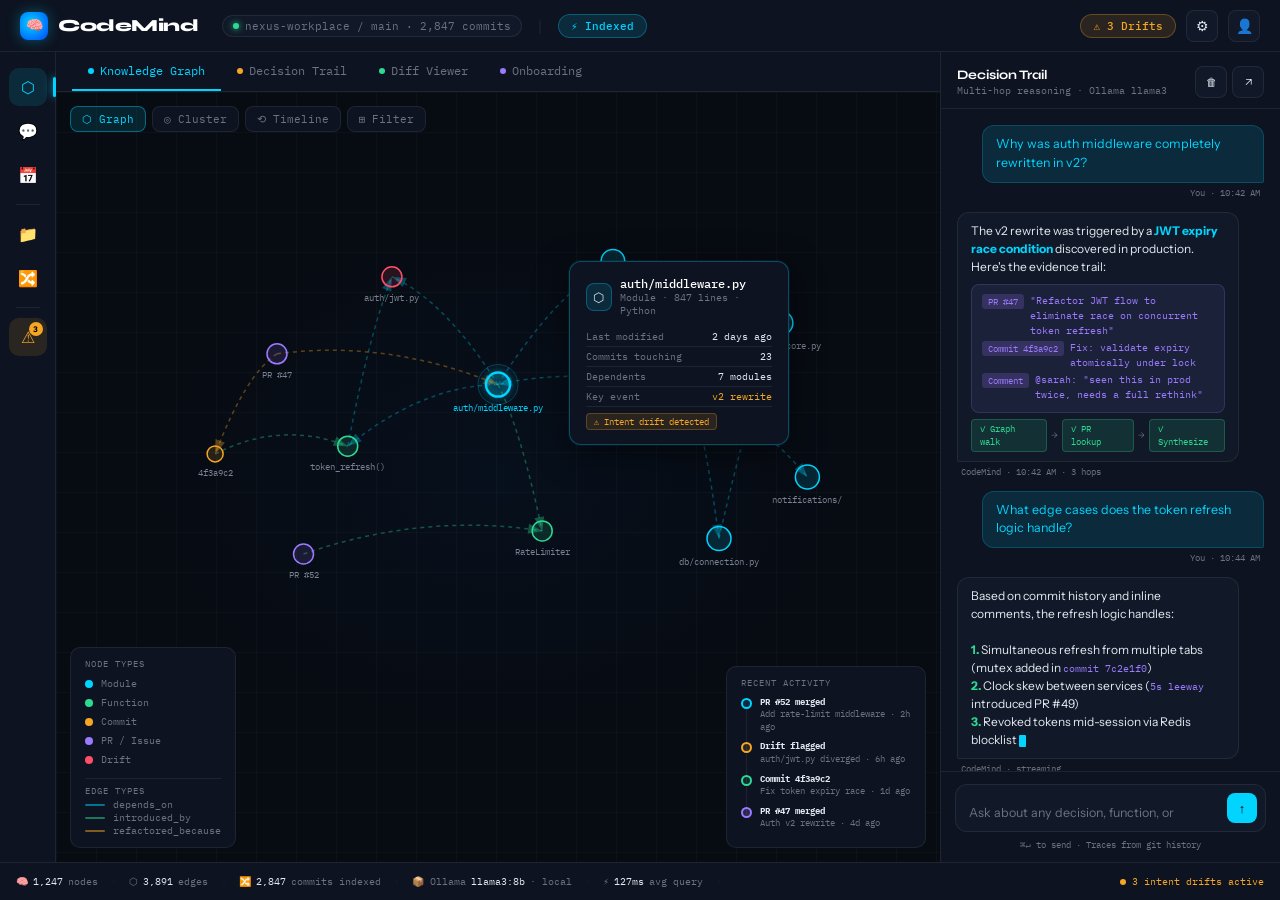
<file: codemind-ui.html>
<!DOCTYPE html>
<html lang="en">
<head>
<meta charset="UTF-8" />
<meta name="viewport" content="width=device-width, initial-scale=1.0" />
<title>CodeMind — Codebase Memory Engine</title>
<link rel="preconnect" href="https://fonts.googleapis.com" />
<link href="https://fonts.googleapis.com/css2?family=Syne:wght@400;600;700;800&family=IBM+Plex+Mono:wght@300;400;500&family=Instrument+Sans:wght@400;500&display=swap" rel="stylesheet" />
<style>
  :root {
    --bg:       #070b12;
    --bg1:      #0d1320;
    --bg2:      #111928;
    --border:   rgba(255,255,255,0.07);
    --cyan:     #00d4ff;
    --cyan-dim: rgba(0,212,255,0.12);
    --cyan-glow:rgba(0,212,255,0.35);
    --amber:    #f5a623;
    --amber-dim:rgba(245,166,35,0.12);
    --green:    #2dda93;
    --green-dim:rgba(45,218,147,0.12);
    --red:      #ff4e6a;
    --red-dim:  rgba(255,78,106,0.12);
    --purple:   #9b7aff;
    --text:     #e2e8f0;
    --muted:    #6b7280;
    --font-display: 'Syne', sans-serif;
    --font-mono:    'IBM Plex Mono', monospace;
    --font-body:    'Instrument Sans', sans-serif;
  }
  *, *::before, *::after { box-sizing: border-box; margin: 0; padding: 0; }
  body {
    background: var(--bg);
    color: var(--text);
    font-family: var(--font-body);
    height: 100vh;
    display: flex;
    flex-direction: column;
    overflow: hidden;
  }

  /* ── TOP BAR ── */
  .topbar {
    height: 52px;
    border-bottom: 1px solid var(--border);
    display: flex;
    align-items: center;
    padding: 0 20px;
    gap: 16px;
    background: var(--bg1);
    flex-shrink: 0;
    z-index: 10;
  }
  .logo {
    display: flex; align-items: center; gap: 10px;
    font-family: var(--font-display);
    font-size: 17px; font-weight: 800;
    letter-spacing: -0.5px;
    color: #fff;
  }
  .logo-icon {
    width: 28px; height: 28px;
    background: radial-gradient(circle at 40% 40%, var(--cyan), #0047ff);
    border-radius: 8px;
    display: flex; align-items: center; justify-content: center;
    font-size: 14px;
    box-shadow: 0 0 14px var(--cyan-glow);
  }
  .repo-badge {
    margin-left: 8px;
    padding: 3px 10px;
    background: var(--bg2);
    border: 1px solid var(--border);
    border-radius: 20px;
    font-family: var(--font-mono);
    font-size: 11px;
    color: var(--muted);
    display: flex; align-items: center; gap: 6px;
  }
  .repo-badge::before { content:''; width:6px;height:6px;border-radius:50%;background:var(--green);box-shadow:0 0 6px var(--green); }
  .topbar-right {
    margin-left: auto;
    display: flex; align-items: center; gap: 10px;
  }
  .pill {
    padding: 4px 12px;
    border-radius: 20px;
    font-size: 11px;
    font-family: var(--font-mono);
    font-weight: 500;
    border: 1px solid;
    cursor: pointer;
    transition: all .2s;
  }
  .pill-cyan { color:var(--cyan); border-color:rgba(0,212,255,.3); background:var(--cyan-dim); }
  .pill-amber { color:var(--amber); border-color:rgba(245,166,35,.3); background:var(--amber-dim); }
  .pill-cyan:hover { background:rgba(0,212,255,.22); }
  .nav-icon {
    width: 32px; height: 32px;
    border-radius: 8px;
    border: 1px solid var(--border);
    background: var(--bg2);
    display: flex; align-items: center; justify-content: center;
    cursor: pointer; font-size: 14px;
    transition: border-color .2s;
  }
  .nav-icon:hover { border-color: rgba(0,212,255,.4); }

  /* ── LAYOUT ── */
  .workspace {
    flex: 1;
    display: flex;
    overflow: hidden;
  }

  /* ── LEFT SIDEBAR ── */
  .sidebar {
    width: 56px;
    border-right: 1px solid var(--border);
    background: var(--bg1);
    display: flex;
    flex-direction: column;
    align-items: center;
    padding: 16px 0;
    gap: 6px;
    flex-shrink: 0;
  }
  .sb-btn {
    width: 38px; height: 38px;
    border-radius: 10px;
    display: flex; align-items: center; justify-content: center;
    font-size: 16px; cursor: pointer;
    transition: all .2s;
    color: var(--muted);
    position: relative;
  }
  .sb-btn:hover { color: #fff; background: var(--bg2); }
  .sb-btn.active { color: var(--cyan); background: var(--cyan-dim); }
  .sb-btn.active::after {
    content: '';
    position: absolute;
    right: -9px;
    width: 3px; height: 20px;
    background: var(--cyan);
    border-radius: 2px;
    box-shadow: 0 0 8px var(--cyan);
  }
  .sb-divider { width: 24px; height: 1px; background: var(--border); margin: 4px 0; }
  .sb-alert {
    width: 38px; height: 38px;
    border-radius: 10px;
    display: flex; align-items: center; justify-content: center;
    font-size: 16px; cursor: pointer;
    color: var(--amber);
    background: var(--amber-dim);
    position: relative;
  }
  .sb-alert::before {
    content: '3';
    position: absolute;
    top: 4px; right: 4px;
    width: 14px; height: 14px;
    background: var(--amber);
    border-radius: 50%;
    font-size: 8px;
    font-family: var(--font-mono);
    color: #000;
    display: flex; align-items: center; justify-content: center;
    font-weight: 700;
  }

  /* ── MAIN AREA ── */
  .main {
    flex: 1;
    display: flex;
    flex-direction: column;
    overflow: hidden;
    position: relative;
  }

  /* ── GRAPH TAB BAR ── */
  .tabbar {
    height: 40px;
    border-bottom: 1px solid var(--border);
    display: flex;
    align-items: stretch;
    padding: 0 16px;
    gap: 0;
    background: var(--bg1);
    flex-shrink: 0;
  }
  .tab {
    padding: 0 16px;
    font-size: 12px;
    font-family: var(--font-mono);
    color: var(--muted);
    display: flex; align-items: center; gap: 6px;
    cursor: pointer;
    border-bottom: 2px solid transparent;
    transition: all .15s;
  }
  .tab:hover { color: var(--text); }
  .tab.active { color: var(--cyan); border-bottom-color: var(--cyan); }
  .tab-dot { width:6px;height:6px;border-radius:50%; }

  /* ── GRAPH CANVAS ── */
  .graph-area {
    flex: 1;
    position: relative;
    overflow: hidden;
    background:
      radial-gradient(ellipse 60% 50% at 50% 50%, rgba(0,70,150,0.08) 0%, transparent 70%),
      var(--bg);
  }

  /* grid lines */
  .graph-area::before {
    content: '';
    position: absolute; inset: 0;
    background-image:
      linear-gradient(rgba(255,255,255,0.025) 1px, transparent 1px),
      linear-gradient(90deg, rgba(255,255,255,0.025) 1px, transparent 1px);
    background-size: 40px 40px;
    pointer-events: none;
  }

  /* ── NODES SVG ── */
  #graph-svg {
    position: absolute; inset: 0;
    width: 100%; height: 100%;
  }

  /* ── NODE LABELS ── */
  .node-label {
    position: absolute;
    font-family: var(--font-mono);
    font-size: 10px;
    color: var(--text);
    pointer-events: none;
    white-space: nowrap;
    transform: translateX(-50%);
  }
  .node-label.muted { color: var(--muted); }

  /* ── GRAPH TOOLBAR ── */
  .graph-toolbar {
    position: absolute;
    top: 14px; left: 14px;
    display: flex; gap: 6px;
    z-index: 4;
  }
  .gt-btn {
    padding: 5px 11px;
    background: var(--bg1);
    border: 1px solid var(--border);
    border-radius: 8px;
    font-family: var(--font-mono);
    font-size: 11px;
    color: var(--muted);
    cursor: pointer;
    transition: all .15s;
    display: flex; align-items: center; gap: 5px;
  }
  .gt-btn:hover { color: var(--text); border-color: rgba(255,255,255,.15); }
  .gt-btn.active { color: var(--cyan); border-color: rgba(0,212,255,.4); background: var(--cyan-dim); }

  /* ── GRAPH LEGEND ── */
  .graph-legend {
    position: absolute;
    bottom: 14px; left: 14px;
    background: var(--bg1);
    border: 1px solid var(--border);
    border-radius: 10px;
    padding: 10px 14px;
    display: flex; flex-direction: column; gap: 6px;
    z-index: 4;
  }
  .legend-title { font-family: var(--font-mono); font-size: 9px; color: var(--muted); text-transform: uppercase; letter-spacing: 1px; margin-bottom: 2px; }
  .legend-row { display: flex; align-items: center; gap: 8px; font-family: var(--font-mono); font-size: 10px; color: var(--muted); }
  .legend-dot { width: 8px; height: 8px; border-radius: 50%; }
  .legend-line { width: 20px; height: 2px; border-radius: 1px; }

  /* ── NODE TOOLTIP ── */
  .node-tooltip {
    position: absolute;
    top: 22%; left: 58%;
    background: var(--bg1);
    border: 1px solid rgba(0,212,255,.3);
    border-radius: 12px;
    padding: 14px 16px;
    width: 220px;
    z-index: 10;
    box-shadow: 0 8px 32px rgba(0,0,0,.5), 0 0 0 1px rgba(0,212,255,.08);
  }
  .nt-header { display: flex; align-items: center; gap: 8px; margin-bottom: 10px; }
  .nt-icon { width: 28px; height: 28px; border-radius: 8px; display:flex;align-items:center;justify-content:center;font-size:13px; }
  .nt-title { font-family: var(--font-mono); font-size: 12px; color: #fff; font-weight: 500; }
  .nt-sub { font-size: 10px; color: var(--muted); font-family: var(--font-mono); }
  .nt-row { display: flex; justify-content: space-between; font-family: var(--font-mono); font-size: 10px; color: var(--muted); padding: 3px 0; border-bottom: 1px solid var(--border); }
  .nt-row:last-child { border-bottom: none; }
  .nt-val { color: var(--text); }
  .nt-tag {
    display: inline-block;
    padding: 2px 7px;
    border-radius: 4px;
    font-size: 9px;
    font-family: var(--font-mono);
    margin-top: 6px;
  }

  /* ── RIGHT PANEL ── */
  .right-panel {
    width: 340px;
    border-left: 1px solid var(--border);
    background: var(--bg1);
    display: flex;
    flex-direction: column;
    flex-shrink: 0;
  }
  .rp-header {
    padding: 14px 16px 10px;
    border-bottom: 1px solid var(--border);
    display: flex; align-items: center; justify-content: space-between;
  }
  .rp-title { font-family: var(--font-display); font-size: 13px; font-weight: 700; color: #fff; }
  .rp-sub { font-family: var(--font-mono); font-size: 10px; color: var(--muted); margin-top: 1px; }

  /* messages */
  .rp-messages {
    flex: 1;
    overflow-y: auto;
    padding: 16px;
    display: flex;
    flex-direction: column;
    gap: 14px;
    scrollbar-width: none;
  }
  .msg { display: flex; flex-direction: column; gap: 4px; }
  .msg-user { align-items: flex-end; }
  .msg-bubble {
    padding: 9px 13px;
    border-radius: 12px;
    font-size: 12.5px;
    line-height: 1.5;
    max-width: 92%;
  }
  .msg-user .msg-bubble {
    background: var(--cyan-dim);
    border: 1px solid rgba(0,212,255,.2);
    color: var(--cyan);
    border-radius: 12px 12px 2px 12px;
    font-family: var(--font-body);
  }
  .msg-ai .msg-bubble {
    background: var(--bg2);
    border: 1px solid var(--border);
    color: var(--text);
    border-radius: 12px 12px 12px 2px;
    font-size: 12px;
  }
  .msg-meta { font-family: var(--font-mono); font-size: 9px; color: var(--muted); padding: 0 4px; }

  /* citations */
  .citation {
    margin-top: 8px;
    padding: 8px 10px;
    background: rgba(155,122,255,0.08);
    border: 1px solid rgba(155,122,255,0.2);
    border-radius: 8px;
    font-family: var(--font-mono);
    font-size: 10px;
    color: var(--purple);
  }
  .citation-row { display: flex; gap: 6px; align-items: flex-start; margin-bottom: 2px; }
  .citation-badge { padding: 1px 6px; background:rgba(155,122,255,.2); border-radius:3px; font-size:9px; flex-shrink:0; margin-top:1px; }

  /* trace bar */
  .trace-bar {
    margin-top: 6px;
    display: flex; gap: 4px; align-items: center;
  }
  .trace-step {
    padding: 2px 8px;
    border-radius: 4px;
    font-family: var(--font-mono);
    font-size: 9px;
    background: var(--bg);
    border: 1px solid var(--border);
    color: var(--muted);
    display: flex; align-items: center; gap: 4px;
  }
  .trace-step.done { color: var(--green); border-color: rgba(45,218,147,.25); background: var(--green-dim); }
  .trace-arrow { color: var(--muted); font-size: 8px; }

  /* streaming cursor */
  @keyframes blink { 0%,100%{opacity:1} 50%{opacity:0} }
  .cursor { display: inline-block; width: 7px; height: 12px; background: var(--cyan); border-radius:1px; animation: blink 1s infinite; vertical-align: middle; margin-left: 2px; }

  /* input area */
  .rp-input-area {
    padding: 12px 14px;
    border-top: 1px solid var(--border);
  }
  .rp-input-wrap {
    display: flex;
    align-items: flex-end;
    gap: 8px;
    background: var(--bg2);
    border: 1px solid var(--border);
    border-radius: 12px;
    padding: 8px 8px 8px 13px;
    transition: border-color .2s;
  }
  .rp-input-wrap:focus-within { border-color: rgba(0,212,255,.35); box-shadow: 0 0 0 3px rgba(0,212,255,.06); }
  .rp-textarea {
    flex: 1; background: transparent; border: none; outline: none;
    color: var(--text); font-family: var(--font-body); font-size: 12.5px;
    resize: none; line-height: 1.5; max-height: 80px;
  }
  .rp-textarea::placeholder { color: var(--muted); }
  .rp-send {
    width: 30px; height: 30px; border-radius: 8px;
    background: var(--cyan); border: none; cursor: pointer;
    display: flex; align-items: center; justify-content: center;
    flex-shrink: 0;
    transition: opacity .15s;
    font-size: 13px;
  }
  .rp-send:hover { opacity: .85; }
  .rp-hint { font-family: var(--font-mono); font-size: 9px; color: var(--muted); margin-top: 7px; text-align: center; }

  /* ── BOTTOM STRIP ── */
  .bottom-strip {
    height: 38px;
    border-top: 1px solid var(--border);
    background: var(--bg1);
    display: flex;
    align-items: center;
    padding: 0 16px;
    gap: 12px;
    font-family: var(--font-mono);
    font-size: 10px;
    color: var(--muted);
    flex-shrink: 0;
    overflow: hidden;
  }
  .bs-item { display: flex; align-items: center; gap: 5px; }
  .bs-item::after { content:'·'; margin-left: 8px; color: var(--border); }
  .bs-item:last-child::after { display:none; }
  .bs-highlight { color: var(--text); }
  .bs-drift {
    margin-left: auto;
    display: flex; align-items: center; gap: 6px;
    color: var(--amber);
  }
  .bs-drift-dot { width: 6px; height: 6px; border-radius:50%; background:var(--amber); animation: blink 2s infinite; }

  /* ── DRIFT ALERTS PANEL (slide-in) ── */
  .drift-panel {
    position: absolute;
    top: 40px; right: 0;
    width: 340px;
    background: var(--bg1);
    border-left: 1px solid var(--border);
    border-bottom: 1px solid var(--border);
    border-bottom-left-radius: 12px;
    z-index: 20;
    display: flex; flex-direction: column;
    box-shadow: -8px 8px 32px rgba(0,0,0,.4);
  }
  .dp-header {
    padding: 12px 14px;
    border-bottom: 1px solid var(--border);
    display: flex; align-items: center; justify-content: space-between;
  }
  .dp-title { font-family: var(--font-display); font-size: 13px; font-weight: 700; color: var(--amber); display:flex;gap:7px;align-items:center; }
  .dp-close { width:24px;height:24px;border-radius:6px;background:var(--bg2);border:1px solid var(--border);display:flex;align-items:center;justify-content:center;cursor:pointer;font-size:11px;color:var(--muted); }
  .drift-item {
    padding: 12px 14px;
    border-bottom: 1px solid var(--border);
  }
  .drift-item:last-child { border-bottom: none; }
  .di-top { display: flex; justify-content: space-between; align-items: flex-start; margin-bottom: 6px; }
  .di-file { font-family: var(--font-mono); font-size: 11px; color: var(--amber); }
  .di-time { font-family: var(--font-mono); font-size: 9px; color: var(--muted); }
  .di-msg { font-size: 11.5px; color: var(--text); line-height: 1.5; }
  .di-badge { display: inline-block; margin-top: 6px; padding: 2px 8px; border-radius: 4px; font-family: var(--font-mono); font-size: 9px; background: var(--amber-dim); color: var(--amber); border: 1px solid rgba(245,166,35,.25); }

  /* ── GRAPH ANIMATIONS ── */
  @keyframes pulse-node {
    0%,100% { opacity: 1; }
    50% { opacity: .6; }
  }
  @keyframes flow-edge {
    0% { stroke-dashoffset: 20; }
    100% { stroke-dashoffset: 0; }
  }
  @keyframes appear {
    from { opacity:0; transform: translateY(8px); }
    to { opacity:1; transform: translateY(0); }
  }
  .msg { animation: appear .25s ease forwards; }
  .animated-edge {
    stroke-dasharray: 4 4;
    animation: flow-edge 1.2s linear infinite;
  }

  /* ── TIMELINE STRIP inside graph ── */
  .timeline-strip {
    position: absolute;
    bottom: 14px;
    right: 14px;
    background: var(--bg1);
    border: 1px solid var(--border);
    border-radius: 10px;
    padding: 10px 14px;
    width: 200px;
  }
  .tl-title { font-family: var(--font-mono); font-size: 9px; color: var(--muted); text-transform: uppercase; letter-spacing: 1px; margin-bottom: 8px; }
  .tl-item { display: flex; align-items: flex-start; gap: 8px; margin-bottom: 7px; position: relative; }
  .tl-item::before { content:''; position:absolute; left:5px; top:14px; width:1px; height:calc(100% + 3px); background:var(--border); }
  .tl-item:last-child::before { display:none; }
  .tl-dot { width:11px;height:11px;border-radius:50%;flex-shrink:0;margin-top:2px; border:2px solid; }
  .tl-text { font-family: var(--font-mono); font-size: 9px; color: var(--muted); line-height:1.4; }
  .tl-text strong { color: var(--text); display:block; }
</style>
</head>
<body>

<!-- ── TOP BAR ── -->
<div class="topbar">
  <div class="logo">
    <div class="logo-icon">🧠</div>
    CodeMind
  </div>
  <div class="repo-badge">nexus-workplace / main · 2,847 commits</div>
  <span style="color:var(--border)">|</span>
  <span class="pill pill-cyan">⚡ Indexed</span>
  <div class="topbar-right">
    <span class="pill pill-amber">⚠ 3 Drifts</span>
    <div class="nav-icon" title="Settings">⚙</div>
    <div class="nav-icon" title="User">👤</div>
  </div>
</div>

<!-- ── WORKSPACE ── -->
<div class="workspace">

  <!-- SIDEBAR -->
  <div class="sidebar">
    <div class="sb-btn active" title="Graph">⬡</div>
    <div class="sb-btn" title="Query">💬</div>
    <div class="sb-btn" title="Timeline">📅</div>
    <div class="sb-divider"></div>
    <div class="sb-btn" title="Files">📁</div>
    <div class="sb-btn" title="Commits">🔀</div>
    <div class="sb-divider"></div>
    <div class="sb-alert" title="Drift Alerts">⚠</div>
  </div>

  <!-- MAIN GRAPH AREA -->
  <div class="main">

    <!-- TAB BAR -->
    <div class="tabbar">
      <div class="tab active"><span class="tab-dot" style="background:var(--cyan)"></span>Knowledge Graph</div>
      <div class="tab"><span class="tab-dot" style="background:var(--amber)"></span>Decision Trail</div>
      <div class="tab"><span class="tab-dot" style="background:var(--green)"></span>Diff Viewer</div>
      <div class="tab"><span class="tab-dot" style="background:var(--purple)"></span>Onboarding</div>
    </div>

    <!-- GRAPH CANVAS -->
    <div class="graph-area" id="graphArea">

      <!-- TOOLBAR -->
      <div class="graph-toolbar">
        <div class="gt-btn active">⬡ Graph</div>
        <div class="gt-btn">◎ Cluster</div>
        <div class="gt-btn">⟲ Timeline</div>
        <div class="gt-btn">⊞ Filter</div>
      </div>

      <!-- SVG Graph -->
      <svg id="graph-svg" xmlns="http://www.w3.org/2000/svg"></svg>

      <!-- LEGEND -->
      <div class="graph-legend">
        <div class="legend-title">Node Types</div>
        <div class="legend-row"><div class="legend-dot" style="background:#00d4ff"></div>Module</div>
        <div class="legend-row"><div class="legend-dot" style="background:#2dda93"></div>Function</div>
        <div class="legend-row"><div class="legend-dot" style="background:#f5a623"></div>Commit</div>
        <div class="legend-row"><div class="legend-dot" style="background:#9b7aff"></div>PR / Issue</div>
        <div class="legend-row"><div class="legend-dot" style="background:#ff4e6a"></div>Drift</div>
        <div style="margin-top:6px;border-top:1px solid var(--border);padding-top:6px;">
        <div class="legend-title">Edge Types</div>
        <div class="legend-row"><div class="legend-line" style="background:rgba(0,212,255,.5)"></div>depends_on</div>
        <div class="legend-row"><div class="legend-line" style="background:rgba(45,218,147,.5)"></div>introduced_by</div>
        <div class="legend-row"><div class="legend-line" style="background:rgba(245,166,35,.5);"></div>refactored_because</div>
        </div>
      </div>

      <!-- NODE TOOLTIP -->
      <div class="node-tooltip">
        <div class="nt-header">
          <div class="nt-icon" style="background:var(--cyan-dim);border:1px solid rgba(0,212,255,.3)">⬡</div>
          <div>
            <div class="nt-title">auth/middleware.py</div>
            <div class="nt-sub">Module · 847 lines · Python</div>
          </div>
        </div>
        <div class="nt-row"><span>Last modified</span><span class="nt-val">2 days ago</span></div>
        <div class="nt-row"><span>Commits touching</span><span class="nt-val">23</span></div>
        <div class="nt-row"><span>Dependents</span><span class="nt-val">7 modules</span></div>
        <div class="nt-row"><span>Key event</span><span class="nt-val" style="color:var(--amber)">v2 rewrite</span></div>
        <span class="nt-tag" style="background:var(--amber-dim);color:var(--amber);border:1px solid rgba(245,166,35,.25)">⚠ Intent drift detected</span>
      </div>

      <!-- TIMELINE STRIP -->
      <div class="timeline-strip">
        <div class="tl-title">Recent Activity</div>
        <div class="tl-item">
          <div class="tl-dot" style="background:var(--cyan-dim);border-color:var(--cyan)"></div>
          <div class="tl-text"><strong>PR #52 merged</strong>Add rate-limit middleware · 2h ago</div>
        </div>
        <div class="tl-item">
          <div class="tl-dot" style="background:var(--amber-dim);border-color:var(--amber)"></div>
          <div class="tl-text"><strong>Drift flagged</strong>auth/jwt.py diverged · 6h ago</div>
        </div>
        <div class="tl-item">
          <div class="tl-dot" style="background:var(--green-dim);border-color:var(--green)"></div>
          <div class="tl-text"><strong>Commit 4f3a9c2</strong>Fix token expiry race · 1d ago</div>
        </div>
        <div class="tl-item">
          <div class="tl-dot" style="background:rgba(155,122,255,.2);border-color:var(--purple)"></div>
          <div class="tl-text"><strong>PR #47 merged</strong>Auth v2 rewrite · 4d ago</div>
        </div>
      </div>

    </div><!-- /graph-area -->

  </div><!-- /main -->

  <!-- RIGHT PANEL: Q&A -->
  <div class="right-panel">
    <div class="rp-header">
      <div>
        <div class="rp-title">Decision Trail</div>
        <div class="rp-sub">Multi-hop reasoning · Ollama llama3</div>
      </div>
      <div style="display:flex;gap:5px">
        <div class="nav-icon" style="font-size:11px" title="Clear">🗑</div>
        <div class="nav-icon" style="font-size:11px" title="Export">↗</div>
      </div>
    </div>

    <div class="rp-messages">

      <!-- User msg 1 -->
      <div class="msg msg-user">
        <div class="msg-bubble">Why was auth middleware completely rewritten in v2?</div>
        <div class="msg-meta" style="text-align:right">You · 10:42 AM</div>
      </div>

      <!-- AI msg 1 -->
      <div class="msg msg-ai">
        <div class="msg-bubble">
          The v2 rewrite was triggered by a <strong style="color:var(--cyan)">JWT expiry race condition</strong> discovered in production. Here's the evidence trail:
          <div class="citation">
            <div class="citation-row"><span class="citation-badge">PR #47</span> <span>"Refactor JWT flow to eliminate race on concurrent token refresh"</span></div>
            <div class="citation-row"><span class="citation-badge">Commit 4f3a9c2</span> <span>Fix: validate expiry atomically under lock</span></div>
            <div class="citation-row"><span class="citation-badge">Comment</span> <span>@sarah: "seen this in prod twice, needs a full rethink"</span></div>
          </div>
          <div class="trace-bar">
            <div class="trace-step done">✓ Graph walk</div>
            <div class="trace-arrow">→</div>
            <div class="trace-step done">✓ PR lookup</div>
            <div class="trace-arrow">→</div>
            <div class="trace-step done">✓ Synthesize</div>
          </div>
        </div>
        <div class="msg-meta">CodeMind · 10:42 AM · 3 hops</div>
      </div>

      <!-- User msg 2 -->
      <div class="msg msg-user">
        <div class="msg-bubble">What edge cases does the token refresh logic handle?</div>
        <div class="msg-meta" style="text-align:right">You · 10:44 AM</div>
      </div>

      <!-- AI msg 2 — streaming -->
      <div class="msg msg-ai">
        <div class="msg-bubble">
          Based on commit history and inline comments, the refresh logic handles:<br><br>
          <strong style="color:var(--green)">1.</strong> Simultaneous refresh from multiple tabs (mutex added in <span style="color:var(--purple);font-family:var(--font-mono);font-size:10px">commit 7c2e1f0</span>)<br>
          <strong style="color:var(--green)">2.</strong> Clock skew between services (<span style="color:var(--purple);font-family:var(--font-mono);font-size:10px">5s leeway</span> introduced PR #49)<br>
          <strong style="color:var(--green)">3.</strong> Revoked tokens mid-session via Redis blocklist<span class="cursor"></span>
        </div>
        <div class="msg-meta">CodeMind · streaming...</div>
      </div>

    </div>

    <div class="rp-input-area">
      <div class="rp-input-wrap">
        <textarea class="rp-textarea" rows="1" placeholder="Ask about any decision, function, or module…"></textarea>
        <button class="rp-send">↑</button>
      </div>
      <div class="rp-hint">⌘↵ to send · Traces from git history</div>
    </div>
  </div>

</div><!-- /workspace -->

<!-- ── BOTTOM STRIP ── -->
<div class="bottom-strip">
  <div class="bs-item">🧠 <span class="bs-highlight">1,247</span> nodes</div>
  <div class="bs-item">⬡ <span class="bs-highlight">3,891</span> edges</div>
  <div class="bs-item">🔀 <span class="bs-highlight">2,847</span> commits indexed</div>
  <div class="bs-item">📦 Ollama <span class="bs-highlight">llama3:8b</span> · local</div>
  <div class="bs-item">⚡ <span class="bs-highlight">127ms</span> avg query</div>
  <div class="bs-drift"><div class="bs-drift-dot"></div>3 intent drifts active</div>
</div>

<!-- ── JS: Draw Graph + Drift Panel ── -->
<script>
const svg = document.getElementById('graph-svg');
const area = document.getElementById('graphArea');

function W() { return area.clientWidth; }
function H() { return area.clientHeight; }

// Node definitions
const nodes = [
  { id:'auth_mid',  label:'auth/middleware.py', type:'module',   x:.50, y:.38 },
  { id:'jwt',       label:'auth/jwt.py',        type:'drift',    x:.38, y:.24 },
  { id:'session',   label:'auth/session.py',    type:'module',   x:.63, y:.22 },
  { id:'user_svc',  label:'UserService',        type:'func',     x:.72, y:.40 },
  { id:'db_conn',   label:'db/connection.py',   type:'module',   x:.75, y:.58 },
  { id:'rate_lim',  label:'RateLimiter',        type:'func',     x:.55, y:.57 },
  { id:'token_ref', label:'token_refresh()',    type:'func',     x:.33, y:.46 },
  { id:'pr47',      label:'PR #47',             type:'pr',       x:.25, y:.34 },
  { id:'pr52',      label:'PR #52',             type:'pr',       x:.28, y:.60 },
  { id:'c4f3',      label:'4f3a9c2',            type:'commit',   x:.18, y:.47 },
  { id:'payment',   label:'payments/core.py',   type:'module',   x:.82, y:.30 },
  { id:'notif',     label:'notifications/',     type:'module',   x:.85, y:.50 },
];

// Edge definitions
const edges = [
  { from:'pr47',      to:'auth_mid',  type:'refactored' },
  { from:'auth_mid',  to:'jwt',       type:'depends' },
  { from:'auth_mid',  to:'session',   type:'depends' },
  { from:'auth_mid',  to:'rate_lim',  type:'introduced' },
  { from:'auth_mid',  to:'token_ref', type:'depends' },
  { from:'token_ref', to:'jwt',       type:'depends' },
  { from:'c4f3',      to:'token_ref', type:'introduced' },
  { from:'pr52',      to:'rate_lim',  type:'introduced' },
  { from:'user_svc',  to:'auth_mid',  type:'depends' },
  { from:'user_svc',  to:'db_conn',   type:'depends' },
  { from:'db_conn',   to:'payment',   type:'depends' },
  { from:'user_svc',  to:'notif',     type:'depends' },
  { from:'pr47',      to:'c4f3',      type:'refactored' },
];

const typeColor = {
  module:  '#00d4ff',
  func:    '#2dda93',
  commit:  '#f5a623',
  pr:      '#9b7aff',
  drift:   '#ff4e6a',
};

const edgeColor = {
  depends:     'rgba(0,212,255,0.3)',
  introduced:  'rgba(45,218,147,0.35)',
  refactored:  'rgba(245,166,35,0.35)',
};

function getPos(n) {
  return { x: n.x * W(), y: n.y * H() };
}

function drawGraph() {
  svg.innerHTML = '';

  // defs for glow filters
  const defs = document.createElementNS('http://www.w3.org/2000/svg','defs');
  nodes.forEach(n => {
    const f = document.createElementNS('http://www.w3.org/2000/svg','filter');
    f.setAttribute('id','glow_'+n.id);
    f.setAttribute('x','-50%'); f.setAttribute('y','-50%');
    f.setAttribute('width','200%'); f.setAttribute('height','200%');
    const fe = document.createElementNS('http://www.w3.org/2000/svg','feDropShadow');
    fe.setAttribute('dx','0'); fe.setAttribute('dy','0');
    fe.setAttribute('stdDeviation','4');
    fe.setAttribute('flood-color', typeColor[n.type] || '#fff');
    fe.setAttribute('flood-opacity','0.7');
    f.appendChild(fe); defs.appendChild(f);
  });
  svg.appendChild(defs);

  // Draw edges
  edges.forEach(e => {
    const from = nodes.find(n=>n.id===e.from);
    const to   = nodes.find(n=>n.id===e.to);
    if (!from || !to) return;
    const fp = getPos(from), tp = getPos(to);
    const mx = (fp.x+tp.x)/2, my = (fp.y+tp.y)/2 - 30;
    const path = document.createElementNS('http://www.w3.org/2000/svg','path');
    path.setAttribute('d', `M${fp.x},${fp.y} Q${mx},${my} ${tp.x},${tp.y}`);
    path.setAttribute('fill','none');
    path.setAttribute('stroke', edgeColor[e.type] || 'rgba(255,255,255,0.1)');
    path.setAttribute('stroke-width','1.5');
    path.setAttribute('class','animated-edge');
    svg.appendChild(path);

    // arrowhead
    const dx = tp.x-mx, dy = tp.y-my;
    const len = Math.sqrt(dx*dx+dy*dy) || 1;
    const ax = tp.x - (dx/len)*14, ay = tp.y - (dy/len)*14;
    const perp = { x: -dy/len*5, y: dx/len*5 };
    const arrow = document.createElementNS('http://www.w3.org/2000/svg','polygon');
    arrow.setAttribute('points', `${tp.x},${tp.y} ${ax+perp.x},${ay+perp.y} ${ax-perp.x},${ay-perp.y}`);
    arrow.setAttribute('fill', edgeColor[e.type] || 'rgba(255,255,255,0.2)');
    svg.appendChild(arrow);
  });

  // Draw nodes
  nodes.forEach(n => {
    const p = getPos(n);
    const col = typeColor[n.type] || '#fff';
    const r = n.type === 'module' ? 12 : (n.type==='commit'?8:10);
    const isActive = n.id === 'auth_mid';

    // Outer glow ring for active node
    if (isActive) {
      const ring = document.createElementNS('http://www.w3.org/2000/svg','circle');
      ring.setAttribute('cx', p.x); ring.setAttribute('cy', p.y);
      ring.setAttribute('r', r+8);
      ring.setAttribute('fill', 'none');
      ring.setAttribute('stroke', col);
      ring.setAttribute('stroke-width', '1');
      ring.setAttribute('opacity', '0.25');
      svg.appendChild(ring);
    }

    // Node circle
    const circle = document.createElementNS('http://www.w3.org/2000/svg','circle');
    circle.setAttribute('cx', p.x); circle.setAttribute('cy', p.y);
    circle.setAttribute('r', r);
    circle.setAttribute('fill', col.replace(')', ',0.15)').replace('rgb','rgba').replace('#','').length > 8
      ? col+'22' : col+'22');
    circle.style.fill = col+'22';
    circle.setAttribute('stroke', col);
    circle.setAttribute('stroke-width', isActive ? '2.5' : '1.5');
    circle.setAttribute('filter', isActive ? `url(#glow_${n.id})` : '');
    circle.style.cursor = 'pointer';
    svg.appendChild(circle);

    // Label
    const text = document.createElementNS('http://www.w3.org/2000/svg','text');
    text.setAttribute('x', p.x); text.setAttribute('y', p.y + r + 14);
    text.setAttribute('text-anchor', 'middle');
    text.setAttribute('font-family', 'IBM Plex Mono, monospace');
    text.setAttribute('font-size', '9');
    text.setAttribute('fill', isActive ? col : 'rgba(160,170,185,0.75)');
    text.textContent = n.label;
    svg.appendChild(text);
  });
}

window.addEventListener('resize', drawGraph);
drawGraph();

// Drift panel toggle
const alertBtn = document.querySelector('.sb-alert');
let driftOpen = false;
let driftPanel = null;

alertBtn.addEventListener('click', () => {
  if (driftOpen && driftPanel) {
    driftPanel.remove(); driftPanel = null; driftOpen = false; return;
  }
  driftOpen = true;
  driftPanel = document.createElement('div');
  driftPanel.className = 'drift-panel';
  driftPanel.innerHTML = `
    <div class="dp-header">
      <div class="dp-title">⚠ Intent Drift Alerts <span style="font-size:11px;color:var(--muted);font-family:var(--font-mono);font-weight:400">3 active</span></div>
      <div class="dp-close" id="closeDP">✕</div>
    </div>
    <div class="drift-item">
      <div class="di-top">
        <div class="di-file">auth/jwt.py</div>
        <div class="di-time">6h ago</div>
      </div>
      <div class="di-msg">Token expiry validation no longer matches PR #47's documented atomic behavior. Concurrent refresh path is unguarded.</div>
      <span class="di-badge">BEHAVIOR_DRIFT</span>
    </div>
    <div class="drift-item">
      <div class="di-top">
        <div class="di-file">payments/webhook.py</div>
        <div class="di-time">1d ago</div>
      </div>
      <div class="di-msg">Idempotency key logic removed in commit <span style="color:var(--purple);font-family:var(--font-mono)">c91d3ae</span> without closing the original issue.</div>
      <span class="di-badge">MISSING_INTENT</span>
    </div>
    <div class="drift-item">
      <div class="di-top">
        <div class="di-file">db/connection.py</div>
        <div class="di-time">3d ago</div>
      </div>
      <div class="di-msg">Connection pool size hardcoded to 5; PR #38 comment specified it should always be configurable.</div>
      <span class="di-badge">CONSTRAINT_VIOLATION</span>
    </div>
  `;
  // position relative to workspace
  const ws = document.querySelector('.workspace');
  ws.style.position = 'relative';
  ws.appendChild(driftPanel);
  document.getElementById('closeDP').addEventListener('click', () => {
    driftPanel.remove(); driftPanel = null; driftOpen = false;
  });
});

// Textarea auto-resize
document.querySelector('.rp-textarea').addEventListener('input', function(){
  this.style.height = 'auto';
  this.style.height = Math.min(this.scrollHeight, 80) + 'px';
});
</script>
</body>
</html>
</file>
